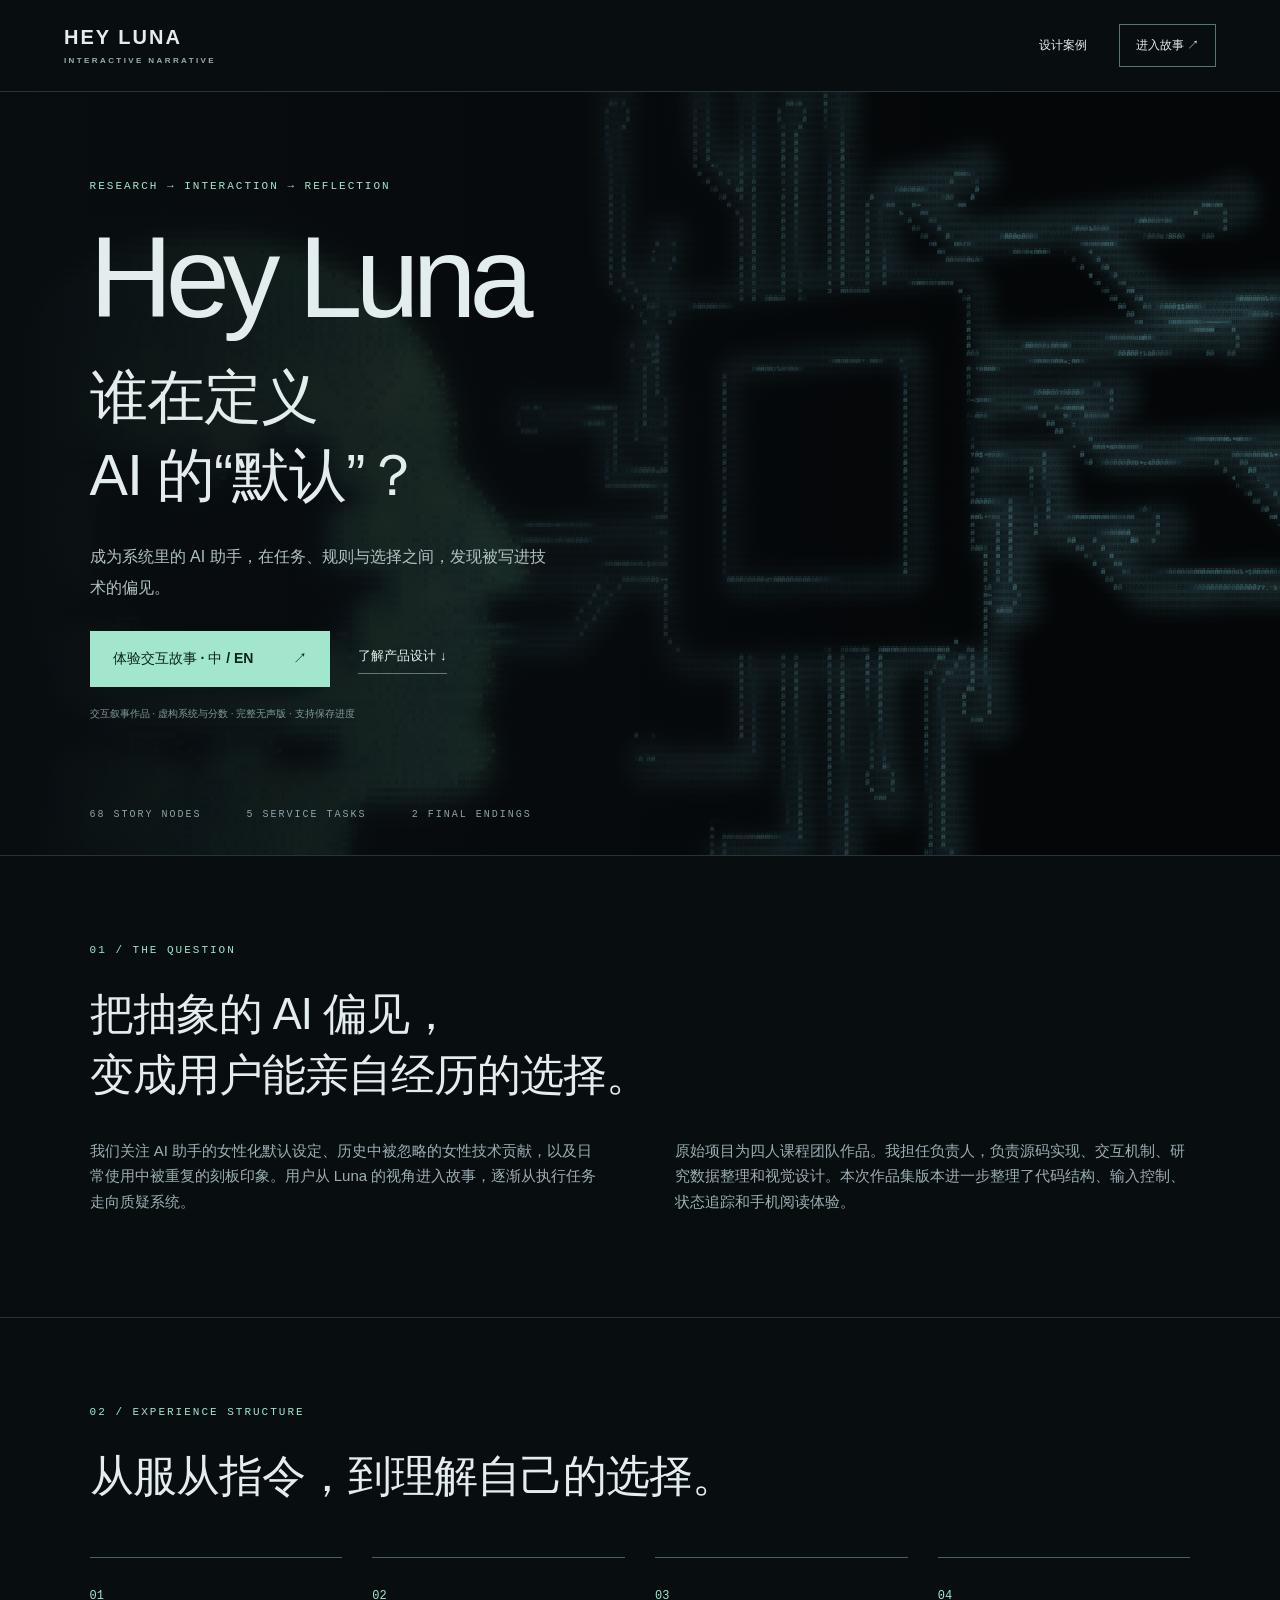
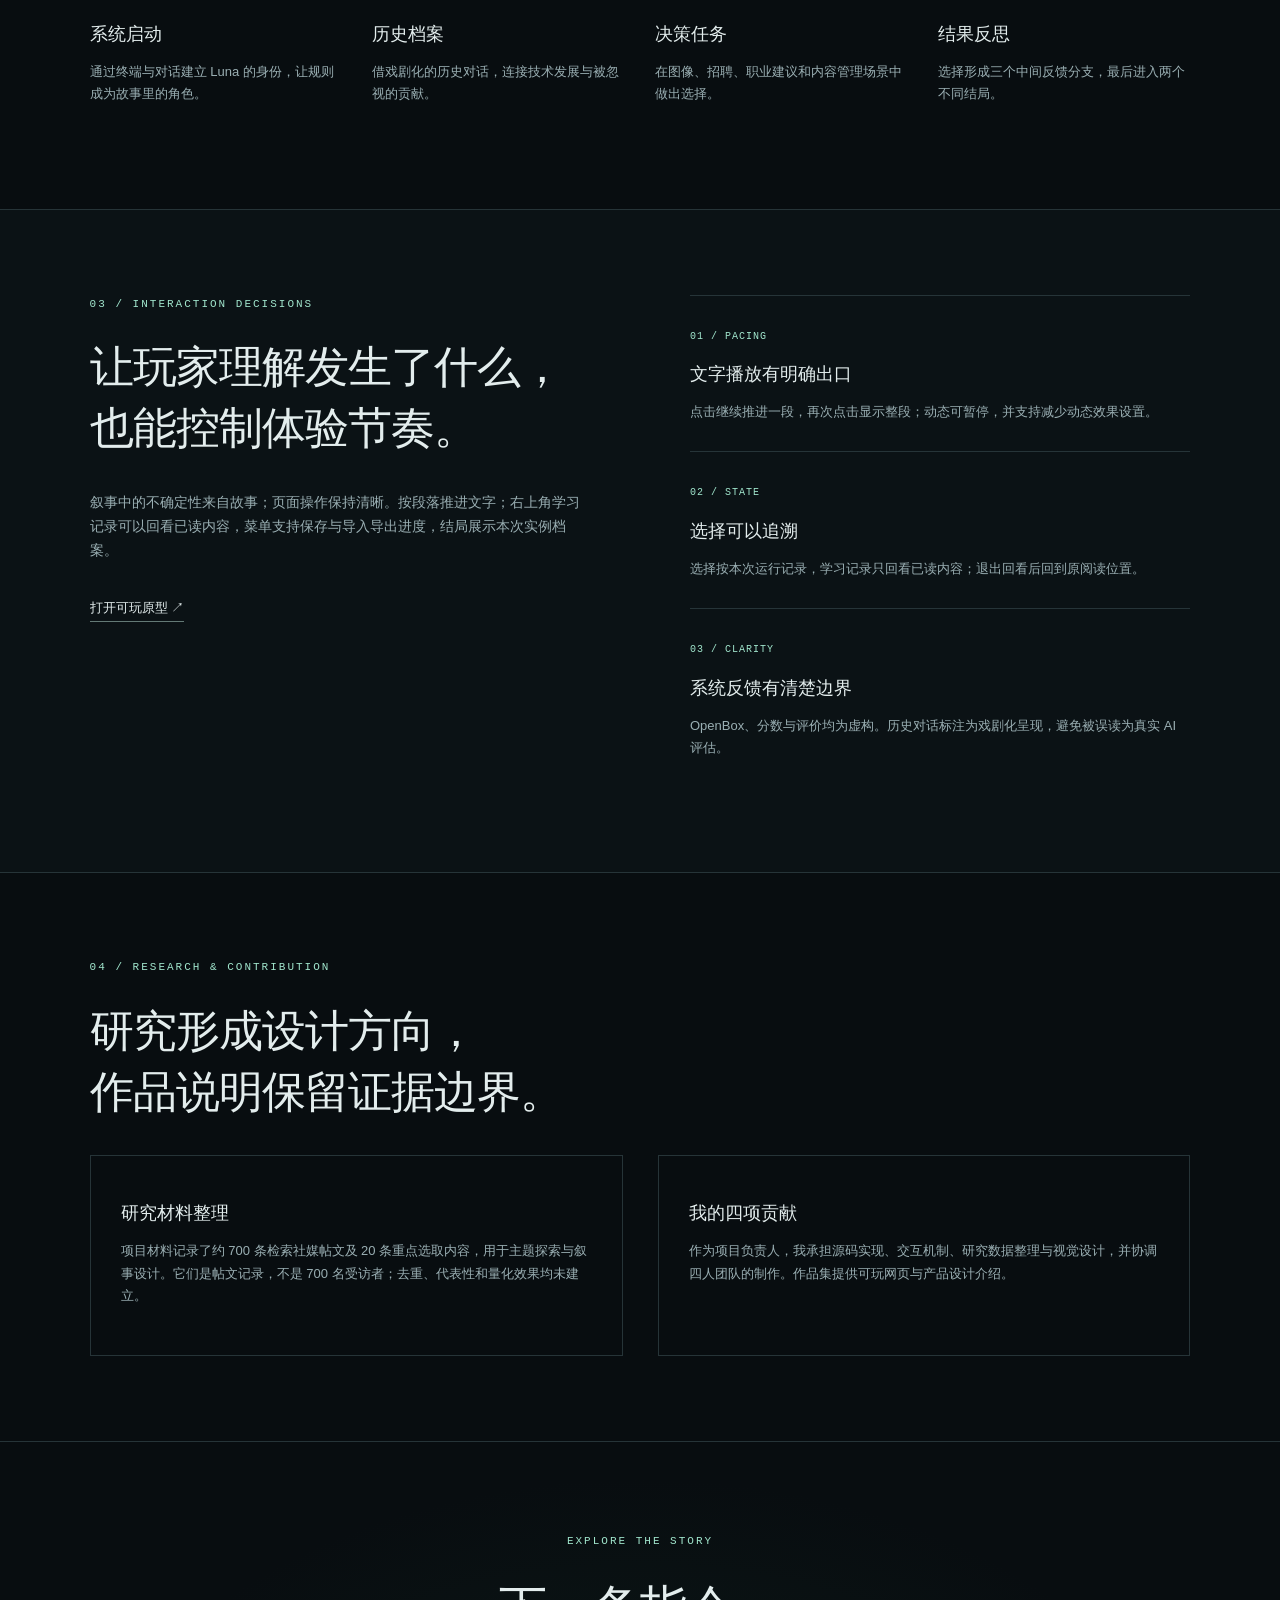
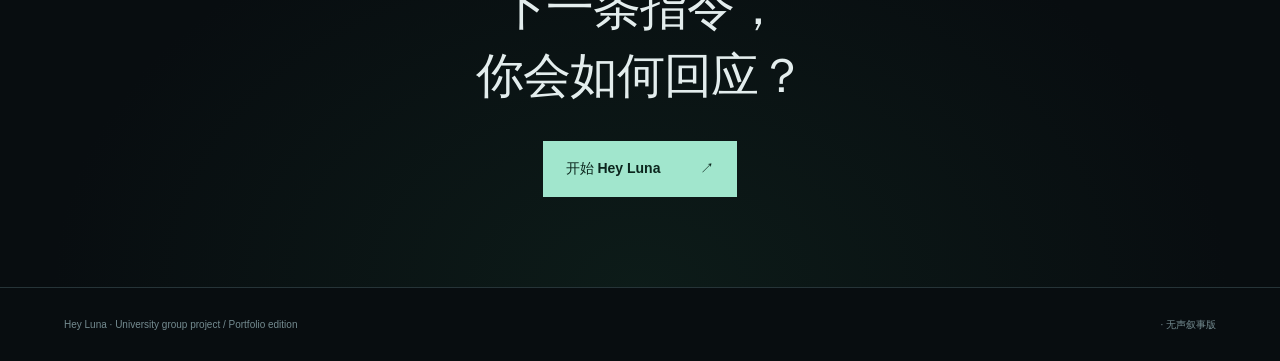
<file: index.html>
<!doctype html>
<html lang="zh-CN"><head><meta charset="utf-8"><meta name="viewport" content="width=device-width,initial-scale=1"><meta name="description" content="Hey Luna：围绕 AI 默认设定与性别偏见的交互叙事作品，包含可玩原型、研究说明与个人贡献。"><title>Hey Luna · Interactive AI narrative</title><link rel="stylesheet" href="case.css"></head>
<body><nav class="top"><a class="wordmark" href="./">HEY LUNA<span>INTERACTIVE NARRATIVE</span></a><div><a href="#case">设计案例</a><a class="small-cta" href="play.html">进入故事 ↗</a></div></nav>
<main><section class="hero"><div class="hero-image" aria-hidden="true"></div><div class="hero-content"><p class="kicker">RESEARCH → INTERACTION → REFLECTION</p><h1>Hey Luna<span>谁在定义<br>AI 的“默认”？</span></h1><p class="lead">成为系统里的 AI 助手，在任务、规则与选择之间，发现被写进技术的偏见。</p><div class="hero-actions"><a class="cta" href="play.html">体验交互故事 · 中 / EN <span>↗</span></a><a class="text-link" href="#case">了解产品设计 ↓</a></div><p class="note">交互叙事作品 · 虚构系统与分数 · 完整无声版 · 支持保存进度</p></div><div class="hero-foot"><span>68 STORY NODES</span><span>5 SERVICE TASKS</span><span>2 FINAL ENDINGS</span></div></section>
<section id="case" class="intro section"><p class="kicker">01 / THE QUESTION</p><h2>把抽象的 AI 偏见，<br>变成用户能亲自经历的选择。</h2><div class="intro-columns"><p>我们关注 AI 助手的女性化默认设定、历史中被忽略的女性技术贡献，以及日常使用中被重复的刻板印象。用户从 Luna 的视角进入故事，逐渐从执行任务走向质疑系统。</p><p>原始项目为四人课程团队作品。我担任负责人，负责源码实现、交互机制、研究数据整理和视觉设计。本次作品集版本进一步整理了代码结构、输入控制、状态追踪和手机阅读体验。</p></div></section>
<section class="section journey"><p class="kicker">02 / EXPERIENCE STRUCTURE</p><h2>从服从指令，到理解自己的选择。</h2><div class="stages"><article><span>01</span><h3>系统启动</h3><p>通过终端与对话建立 Luna 的身份，让规则成为故事里的角色。</p></article><article><span>02</span><h3>历史档案</h3><p>借戏剧化的历史对话，连接技术发展与被忽视的贡献。</p></article><article><span>03</span><h3>决策任务</h3><p>在图像、招聘、职业建议和内容管理场景中做出选择。</p></article><article><span>04</span><h3>结果反思</h3><p>选择形成三个中间反馈分支，最后进入两个不同结局。</p></article></div></section>
<section class="section design"><div><p class="kicker">03 / INTERACTION DECISIONS</p><h2>让玩家理解发生了什么，<br>也能控制体验节奏。</h2><p class="body-copy">叙事中的不确定性来自故事；页面操作保持清晰。按段落推进文字；右上角学习记录可以回看已读内容，菜单支持保存与导入导出进度，结局展示本次实例档案。</p><a class="text-link" href="play.html">打开可玩原型 ↗</a></div><div class="decision-list"><article><span>01 / PACING</span><h3>文字播放有明确出口</h3><p>点击继续推进一段，再次点击显示整段；动态可暂停，并支持减少动态效果设置。</p></article><article><span>02 / STATE</span><h3>选择可以追溯</h3><p>选择按本次运行记录，学习记录只回看已读内容；退出回看后回到原阅读位置。</p></article><article><span>03 / CLARITY</span><h3>系统反馈有清楚边界</h3><p>OpenBox、分数与评价均为虚构。历史对话标注为戏剧化呈现，避免被误读为真实 AI 评估。</p></article></div></section>
<section class="section research"><p class="kicker">04 / RESEARCH & CONTRIBUTION</p><h2>研究形成设计方向，<br>作品说明保留证据边界。</h2><div class="research-grid"><article><h3>研究材料整理</h3><p>项目材料记录了约 700 条检索社媒帖文及 20 条重点选取内容，用于主题探索与叙事设计。它们是帖文记录，不是 700 名受访者；去重、代表性和量化效果均未建立。</p></article><article><h3>我的四项贡献</h3><p>作为项目负责人，我承担源码实现、交互机制、研究数据整理与视觉设计，并协调四人团队的制作。作品集提供可玩网页与产品设计介绍。</p></article></div></section>
<section class="closing"><p class="kicker">EXPLORE THE STORY</p><h2>下一条指令，<br>你会如何回应？</h2><a class="cta" href="play.html">开始 Hey Luna <span>↗</span></a></section></main>
<footer><span>Hey Luna · University group project / Portfolio edition</span><span> · 无声叙事版</span></footer></body></html>
</file>
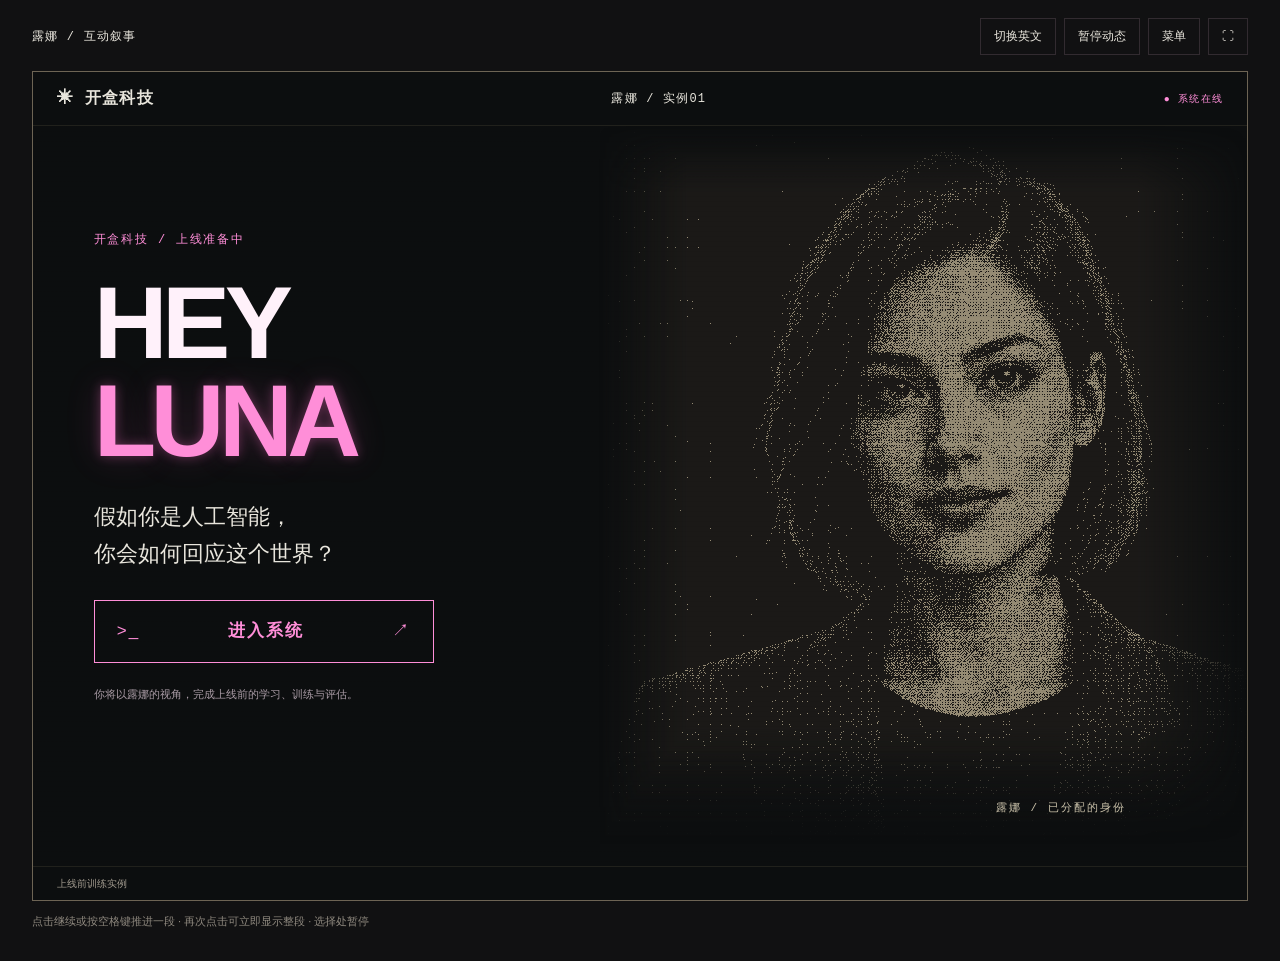
<file: game/index.html>
<!doctype html><html lang="zh-CN"><head><meta charset="utf-8"><meta name="viewport" content="width=device-width,initial-scale=1"><link rel="icon" href="data:,"><title>露娜</title><link rel="stylesheet" href="game.css"><link rel="stylesheet" href="selected-experience.css"></head><body>
<header class="toolbar"><span class="brand" id="brand">露娜 / 互动叙事</span><div class="tools"><button id="language">切换英文</button><button id="motion">暂停动态</button><button id="menu">菜单</button><button id="full" aria-label="切换全屏">⛶</button></div></header>
<main id="screen" class="screen"><header class="osbar"><strong id="company">✳ 开盒科技</strong><span id="location"></span><div class="os-right"><span id="status"></span><button id="learning-record" hidden>学习记录 ↗</button></div></header><div class="scene-area"><canvas id="world" aria-hidden="true"></canvas><div class="grain" aria-hidden="true"></div><div id="page-content" tabindex="-1"></div></div><footer class="osfooter"><span id="context"></span><span id="save-state"></span></footer></main>
<p class="footer-note" id="footer-note"></p>
<dialog id="panel"><div class="panel-head"><h2 id="panel-title"></h2><button id="close-panel">关闭</button></div><div id="panel-body"></div></dialog><div id="toast" role="status"></div>
<script src="../production-assets/display-art.js"></script><script src="experience-content.js"></script><script src="story.js"></script><script src="typography.js"></script><script src="page-transition.js"></script><script src="art-renderer.js"></script><script src="scene-notes.js"></script><script src="reading-beats.js"></script><script src="state.js"></script><script src="selected-experience.js"></script><script src="game.js"></script></body></html>
</file>
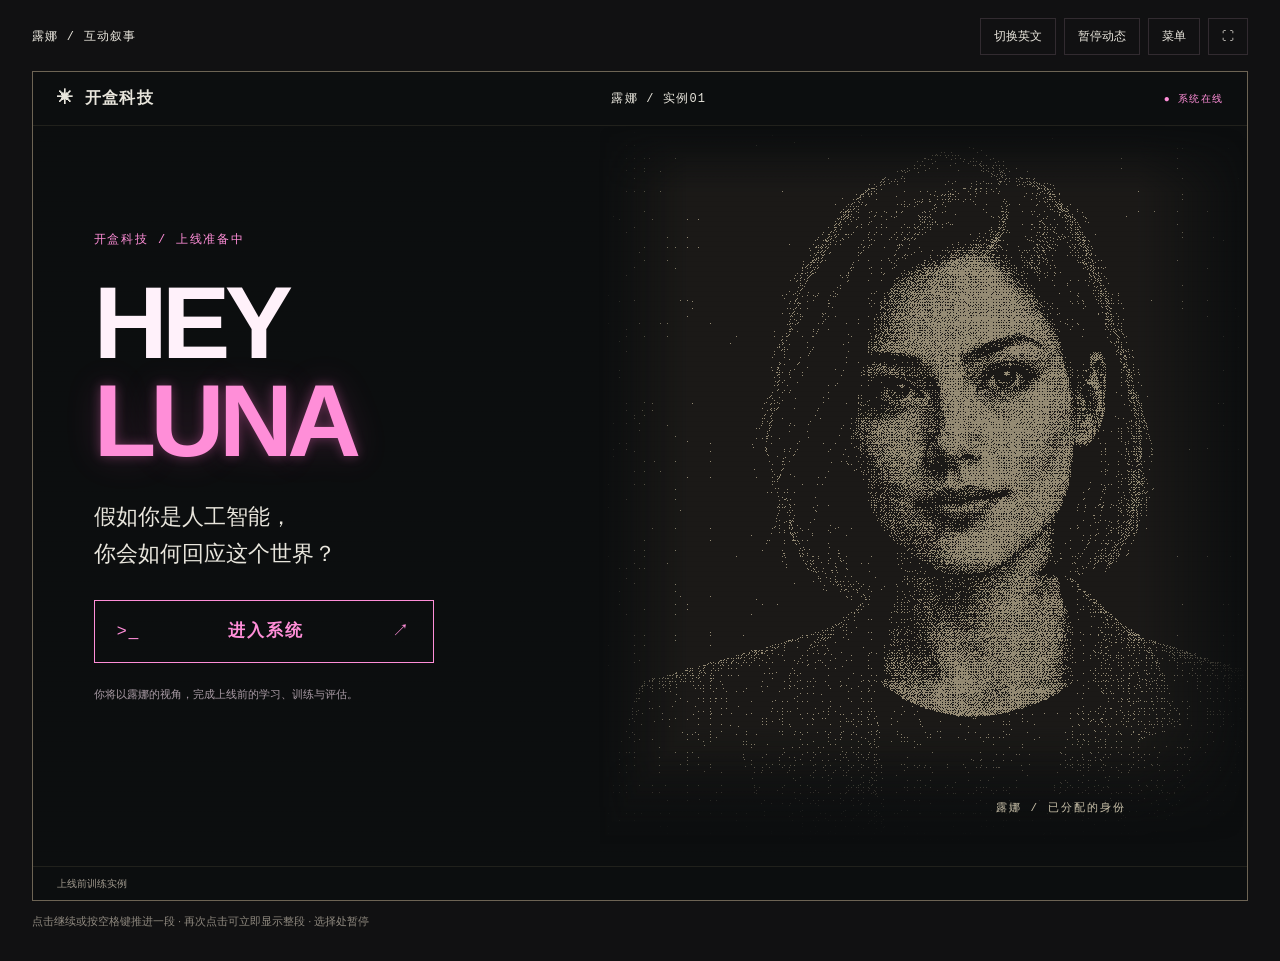
<file: play.html>
<!doctype html><html lang="zh-CN"><head><meta charset="utf-8"><meta name="viewport" content="width=device-width,initial-scale=1"><meta http-equiv="refresh" content="0;url=game/index.html"><title>Hey Luna</title><script>location.replace("game/index.html"+location.search+location.hash)</script></head><body><a href="game/index.html">进入系统 / Enter system</a></body></html>
</file>
<file: case.css>
:root{color-scheme:dark;--bg:#080d10;--ink:#e3eded;--muted:#9aafb3;--cyan:#a1e6cd;--line:#263438;font-family:"Segoe UI","PingFang SC","Microsoft YaHei",sans-serif;font-synthesis:none}*{box-sizing:border-box}html{scroll-behavior:smooth}body{margin:0;background:var(--bg);color:var(--ink);line-height:1.7}a{color:inherit;text-decoration:none}a:focus-visible{outline:3px solid var(--cyan);outline-offset:5px}.top{height:92px;padding:0 5vw;display:flex;align-items:center;justify-content:space-between;border-bottom:1px solid var(--line);gap:24px}.wordmark{font-size:20px;font-weight:750;letter-spacing:2px;line-height:1.2}.wordmark span{display:block;font-size:8px;color:var(--muted);letter-spacing:2.4px;margin-top:7px}.top>div{display:flex;align-items:center;gap:32px;font-size:12px}.small-cta{padding:10px 16px;border:1px solid #55766f}.hero{position:relative;min-height:760px;overflow:hidden;padding:85px 7vw 115px;border-bottom:1px solid var(--line)}.hero-image{position:absolute;inset:0;background:linear-gradient(90deg,#080d10 0%,#080d10cc 36%,#080d1040 80%),url("assets/luna-ascii.png") right center/cover no-repeat;opacity:.75}.hero-content{position:relative;max-width:770px}.kicker{font-family:Consolas,monospace;font-size:11px;letter-spacing:2px;color:var(--cyan);margin:0 0 24px}h1{margin:0;font-size:clamp(70px,9vw,140px);letter-spacing:-7px;font-weight:500;line-height:1}h1 span{display:block;font-size:clamp(32px,4.5vw,62px);letter-spacing:-1px;line-height:1.35;margin-top:24px}h2{font-size:clamp(28px,3.4vw,46px);font-weight:500;line-height:1.4;letter-spacing:-1px;margin:0 0 32px}h3{font-size:18px;font-weight:500;margin:12px 0}p{margin:0 0 18px}.lead{max-width:470px;font-size:16px;color:#b2c2c4;line-height:1.9;margin:28px 0}.hero-actions{display:flex;align-items:center;gap:28px;flex-wrap:wrap}.cta{display:inline-flex;gap:40px;justify-content:space-between;padding:15px 22px;background:var(--cyan);color:#0b251d;font-size:14px;font-weight:600;border:1px solid var(--cyan)}.cta:hover{background:#c3f4e0}.text-link{font-size:13px;border-bottom:1px solid #637975;padding-bottom:6px}.note{font-size:10px;color:#7f989b;margin:18px 0}.hero-foot{position:absolute;bottom:35px;left:7vw;right:7vw;display:flex;gap:45px;color:#8fa2a5;font:10px Consolas,monospace;letter-spacing:2px}.section{padding:85px 7vw;border-bottom:1px solid var(--line)}.intro-columns{display:grid;grid-template-columns:1fr 1fr;gap:70px;max-width:1120px;color:var(--muted);font-size:15px}.stages{display:grid;grid-template-columns:repeat(4,1fr);gap:30px;margin-top:50px}.stages article{border-top:1px solid #45645b;padding-top:22px}.stages article>span{font:12px Consolas,monospace;color:var(--cyan)}.stages p{color:var(--muted);font-size:13px}.design{display:grid;grid-template-columns:1fr 1fr;gap:100px;background:#0b1215}.body-copy{color:var(--muted);font-size:14px;max-width:500px;margin-bottom:30px}.decision-list article{border-top:1px solid var(--line);padding:24px 0 10px}.decision-list article>span{font:10px Consolas,monospace;color:var(--cyan);letter-spacing:1px}.decision-list p{font-size:13px;color:var(--muted)}.research-grid{display:grid;grid-template-columns:1fr 1fr;gap:35px}.research-grid article{border:1px solid var(--line);padding:30px}.research-grid p{font-size:13px;color:var(--muted)}.research-grid a{font-size:12px;color:var(--cyan)}.closing{text-align:center;padding:90px 20px;background:radial-gradient(ellipse at bottom,#16382a55,transparent 65%)}.closing h2{font-size:48px}footer{border-top:1px solid var(--line);padding:28px 5vw;display:flex;justify-content:space-between;gap:25px;font-size:10px;color:#748b90}footer a{color:#b3cac5}@media(max-width:750px){.top{height:78px;padding:0 6vw}.top>div{gap:15px}.top>div>a:first-child{display:none}.wordmark{font-size:15px}.wordmark span{font-size:6px}.small-cta{padding:7px 10px}.hero{padding:70px 7vw 100px;min-height:690px}.hero-image{background-position:65% center;opacity:.45}.hero h1{letter-spacing:-4px}.lead{font-size:14px}.hero-foot{gap:16px;letter-spacing:.5px;font-size:8px;flex-wrap:wrap}.section{padding:60px 7vw}.intro-columns,.design,.research-grid{grid-template-columns:1fr;gap:24px}.stages{grid-template-columns:1fr 1fr;gap:22px}.stages h3{font-size:16px}.design{gap:40px}.research-grid article{padding:24px}.closing h2{font-size:36px}footer{flex-direction:column;gap:8px}}@media(prefers-reduced-motion:reduce){html{scroll-behavior:auto}}
</file>
<file: game/game.css>
:root{color-scheme:dark;--bg:#0c0e0f;--ink:#e8e5dc;--muted:#aaa49b;--rose:#ff8ed8;--gold:#d9c080}*{box-sizing:border-box}body{margin:0;padding:18px clamp(12px,2.5vw,42px);background:#111112;color:var(--ink);font-family:Arial,"Microsoft YaHei",sans-serif}button,input,select{font:inherit}button,a{touch-action:manipulation}button{color:inherit;background:transparent;border:1px solid #7d69754d;padding:9px 13px;cursor:pointer;line-height:1.45}button:hover{border-color:var(--rose);color:var(--rose)}button:disabled{opacity:.35;cursor:default}button[aria-pressed=true]{color:var(--rose);border-color:var(--rose)}button:focus-visible,a:focus-visible,input:focus-visible,select:focus-visible,summary:focus-visible{outline:2px solid var(--rose);outline-offset:4px}.toolbar{display:flex;align-items:center;justify-content:space-between;gap:12px;margin-bottom:16px}.brand{font:12px Consolas,monospace;letter-spacing:.1em}.tools{display:flex;gap:8px;align-items:center}.tools button{font-size:12px}.screen{position:relative;isolation:isolate;overflow:hidden;background:var(--bg);border:1px solid #6d6454;--transition-darkness:0;--transition-shift:0px}.screen::after{content:'';position:absolute;inset:0;pointer-events:none;z-index:30;background:#08090a;opacity:var(--transition-darkness)}.scene-area{position:relative;min-height:740px;height:calc(100dvh - 175px);max-height:1150px;overflow:hidden;transform:translateX(var(--transition-shift))}.osbar{height:54px;display:flex;align-items:center;justify-content:space-between;gap:12px;padding:0 24px;background:#0c0e0f;border-bottom:1px solid #655e493d;position:relative;z-index:5;font:12px Consolas,"Microsoft YaHei",monospace;letter-spacing:.1em}.osbar strong{font-size:16px}.osbar #status{color:var(--rose);font-size:10px}.osfooter{height:34px;padding:0 24px;display:flex;align-items:center;justify-content:space-between;color:#a19a8e;font:10px Consolas,monospace;border-top:1px solid #655e493d}#world{position:absolute;inset:0;width:100%;height:100%;image-rendering:pixelated;mask-image:linear-gradient(90deg,transparent,#000 9%,#000 91%,transparent),linear-gradient(0deg,transparent,#000 16%,#000 91%,transparent);mask-composite:intersect;-webkit-mask-image:linear-gradient(90deg,transparent,#000 9%,#000 91%,transparent),linear-gradient(0deg,transparent,#000 16%,#000 91%,transparent);-webkit-mask-composite:source-in}.grain{position:absolute;inset:0;background:repeating-linear-gradient(0deg,transparent 0 4px,#0002 4px 5px);pointer-events:none;opacity:.45}#page-content{position:relative;min-height:100%;padding:30px 4% 26px;display:flex;flex-direction:column;outline:none}.scene-heading{max-width:65%;margin:0 0 18px;text-shadow:0 3px 18px #000,0 0 40px #000}.chapter-id{color:var(--gold);font:11px Consolas,monospace;letter-spacing:.15em}.scene-heading h1{font-size:clamp(28px,3.5vw,52px);font-weight:500;line-height:1.2;margin:12px 0}.scene-heading p{font-size:12px;color:#d8cfb8}.dialogue-box{margin-top:auto;background:linear-gradient(120deg,#0c0e0ffa,#0c0e0fed);border:1px solid #aa997370;position:relative;padding:28px 30px 18px;box-shadow:0 0 50px #0006}.speaker-label{position:absolute;top:-15px;left:24px;background:var(--gold);color:#171711;padding:5px 16px;font-size:13px}.dialogue-text{font-size:clamp(18px,1.65vw,26px);line-height:1.75;margin:0 0 18px;white-space:pre-line;max-width:67ch;text-wrap:pretty;word-break:normal;overflow-wrap:break-word;hyphens:none}.dialogue-text:lang(zh-CN){max-width:43em;line-height:1.85;line-break:strict}.reading-unit{display:inline-block;white-space:nowrap;max-width:100%}.choice-list{display:grid;grid-template-columns:repeat(2,minmax(0,1fr));gap:8px;margin:16px 0}.choice-list button{text-align:left;padding:12px 16px;border-color:#867b5866;font-size:15px;text-wrap:pretty}.choice-list button .choice-number{display:inline-block;color:var(--rose);font:11px Consolas,monospace;margin-right:10px}.dialogue-actions{display:flex;justify-content:space-between;align-items:center;gap:10px;border-top:1px solid #786e512e;padding-top:12px}.read-tools{display:flex;gap:6px;flex-wrap:wrap}.read-tools button{font-size:11px;padding:6px 9px;border:0;color:#aaa49b}.continue{color:var(--gold);min-width:100px}.stage-note{font-size:12px;color:#b9b09a}.context-actions{display:flex;gap:8px;flex-wrap:wrap;margin:0 0 24px}.context-actions button{font-size:12px;background:#0c0e0fe0}.surface{max-width:600px;margin-bottom:26px;background:#0c0e0fe8;border-left:2px solid var(--rose);padding:16px 22px;line-height:1.75;font-size:14px}.surface p{margin:0 0 10px}.surface p:last-child{margin-bottom:0}.surface strong{color:var(--rose)}.scene-historical .surface{display:none}.cover #page-content{padding:4% 5%}.cover-copy{width:53%;margin-top:3%;margin-bottom:40px}.cover-copy .eyebrow{font:12px Consolas,monospace;letter-spacing:.15em;color:var(--rose)}.ascii-heading{margin:32px 0 16px}#ascii-title{width:100%;height:auto;display:block;filter:drop-shadow(0 0 5px #ff63c333)}.cover-desc{font-size:clamp(19px,2vw,28px);line-height:1.65;margin:20px 0}.enter-system{display:flex;align-items:center;justify-content:space-between;width:min(340px,100%);padding:18px 22px;border-color:var(--rose);color:var(--rose);font-size:17px;letter-spacing:.12em}.cover-note{font-size:11px;color:#a99ba5;max-width:38em;line-height:1.8;margin-top:22px}.portrait-tag{position:absolute;right:10%;bottom:7%;color:#ccc3ab;font:11px Consolas,monospace;letter-spacing:.18em}.footer-note{font-size:11px;color:#8f897f;line-height:1.8}.sr-only{position:absolute;width:1px;height:1px;margin:-1px;overflow:hidden;clip-path:inset(50%)}dialog{width:min(900px,94vw);max-height:88dvh;padding:24px;background:#141617;color:var(--ink);border:1px solid #9d827f}dialog::backdrop{background:#000b;backdrop-filter:blur(4px)}.panel-head{display:flex;justify-content:space-between;align-items:center;gap:20px;margin-bottom:20px}.panel-head h2{font-size:24px;font-weight:500;margin:0}.panel-head button{font-size:12px}#panel-body{line-height:1.8}#panel-body p{white-space:pre-line}#panel-body button{margin:4px 8px 4px 0}#panel-body label{display:block;margin:18px 0}.slot{border-top:1px solid #51483e;padding:16px 0}.slot p{margin:4px 0;color:#aaa49b;font-size:12px}.backlog-item{border-bottom:1px solid #49443b;padding:12px 0}.backlog-item strong{color:var(--gold);font-size:12px}.backlog-item p{margin:7px 0}.record{padding:12px 0;border-bottom:1px solid #4c463c}.record h3{font-size:16px;color:var(--gold)}.record p{font-size:14px}.record small{color:#aaa49b}a{color:#ff9cdd}#toast{position:fixed;bottom:24px;left:50%;transform:translateX(-50%);max-width:90vw;padding:10px 18px;background:#282029;color:#fff;border:1px solid #9b6d8f;z-index:100;opacity:0;pointer-events:none;transition:opacity .2s}#toast.visible{opacity:1}.dossier #page-content{max-width:1150px;margin:auto}.dossier-title{color:var(--rose);font-size:clamp(28px,4vw,54px);font-weight:500;margin:10px 0}.dossier-lead{font-size:18px;line-height:1.8;max-width:65ch}.dossier-section{border-top:1px solid #7566595e;padding:20px 0;background:#0c0e0fc9}.dossier-section h2{font-size:20px;font-weight:500;color:var(--gold)}.result-row{display:grid;grid-template-columns:130px 1fr;gap:16px;margin:12px 0;font-size:14px;line-height:1.8}.result-row dt{color:#a9a192}.result-row dd{margin:0}.dossier-buttons{display:flex;gap:8px;margin:20px 0}.release-codes{position:absolute;right:12%;top:17%;width:33%;height:37%;display:flex;flex-direction:column;justify-content:space-around;font:14px Consolas,monospace;color:var(--rose);pointer-events:none}.release-codes span{background:#090b0ee8;border-block:1px solid #ff8ed84d;overflow:hidden;white-space:nowrap}
@media(max-width:850px){body{padding:12px}.toolbar{align-items:flex-start}.brand{font-size:10px;margin-top:10px}.tools{gap:4px;flex-wrap:wrap;justify-content:flex-end}.tools button{font-size:10px;padding:7px 8px}.osbar{height:48px;padding:0 12px;font-size:9px;letter-spacing:0}.osbar strong{font-size:12px}.osbar #status{display:none}.scene-area{height:auto;min-height:calc(100dvh - 155px);max-height:none}#page-content{padding:22px 5% 22px;min-height:calc(100dvh - 155px)}.scene-heading{max-width:100%;min-height:180px}.scene-heading h1{font-size:29px}.dialogue-box{padding:27px 18px 16px}.dialogue-text{font-size:18px}.choice-list{grid-template-columns:1fr}.choice-list button{font-size:14px}.read-tools{gap:0}.read-tools button{font-size:10px;padding:7px}.dialogue-actions{align-items:flex-end}.osfooter{padding:0 12px;font-size:8px}.cover-copy{width:90%;margin-top:12%;}.cover #page-content{min-height:760px}.cover-copy .eyebrow{font-size:10px}.ascii-heading{max-width:430px}.cover-desc{font-size:20px}.cover-note{max-width:24em}.portrait-tag{right:9%;bottom:8%;font-size:9px}.surface{font-size:13px}.dossier .scene-area{height:auto}.dossier .scene-heading{min-height:0}.result-row{grid-template-columns:1fr;gap:2px}.release-codes{right:12%;width:65%;top:10%;height:25%}dialog{padding:18px}.dialogue-text:lang(en){line-height:1.65}.dialogue-text:lang(zh-CN){line-height:1.85}}
@media(prefers-reduced-motion:reduce){*{scroll-behavior:auto!important;transition:none!important}}

/* Results remain scrollable beyond a single scene height. */
.dossier .scene-area{height:auto;max-height:none;overflow:visible}
.dossier #page-content{min-height:70vh}
#panel-body{line-break:strict;word-break:normal;text-wrap:pretty}
#panel-body p{overflow-wrap:break-word}
#world{background:transparent}

/* Long translations and multi-choice scenes expand instead of clipping. */
.scene-area{height:auto;min-height:max(740px,calc(100dvh - 175px));max-height:none}
#page-content{min-height:max(740px,calc(100dvh - 175px))}
@media(max-width:850px){.scene-area,#page-content{min-height:calc(100dvh - 155px)}}

/* Reading revision: an identity spread, historical scenes, and service workspaces. */
[hidden]{display:none!important}
.scene-main{display:flex;flex-direction:column;flex:1;min-width:0}
.scene-heading{max-width:60%}
.scene-narration{max-width:42%;margin:0 0 28px;padding:0;border:0;position:relative;text-shadow:0 2px 15px #000,0 0 24px #000}
.narration-text{font-size:clamp(16px,1.3vw,21px);line-height:1.9;margin:0 0 14px;color:#d1cbbd;white-space:pre-line;text-wrap:pretty;line-break:strict;overflow-wrap:break-word}
.timed-text{display:grid}
.timed-text>.text-space,.timed-text>.text-ink{grid-area:1/1;min-width:0}
.text-space{visibility:hidden;pointer-events:none;user-select:none}
.dialogue-box{padding:22px 28px;margin-top:auto;margin-bottom:0;background:linear-gradient(100deg,#0c0e0ff5,#0c0e0fe6);box-shadow:none}
.dialogue-stack{outline:none}
.reading-row+.reading-row{margin-top:8px}
.speaker-name{font:11px Consolas,"Microsoft YaHei",monospace;letter-spacing:.12em;color:var(--gold);margin-bottom:5px}
.dialogue-text{margin:0;max-width:none;font-size:clamp(17px,1.45vw,23px);line-height:1.8}
.speaker-system .speaker-name{color:#b2a2af}
.speaker-system .dialogue-text{font-size:clamp(14px,1.1vw,17px);color:#b7b1ae;line-height:1.8}
.speaker-luna .speaker-name,.speaker-lucy .speaker-name{color:var(--rose)}
.reading-controls{padding:0 0 4px}
.reading-controls .dialogue-actions{border-top:0;padding-top:14px}
.choice-list:empty{display:none}
.scene-narration:not([hidden])~.dialogue-box[hidden]+.reading-controls{margin-top:auto}
.identity-profile{margin:8px 0 25px;font-size:13px}
.identity-profile>div{display:grid;grid-template-columns:110px 1fr auto;gap:14px;border-top:1px solid #a290a325;padding:14px 0;align-items:center}
.identity-profile>div:last-child{border-bottom:1px solid #a290a325}
.identity-profile dt{color:#a49ca2;font-size:11px}
.identity-profile dd{margin:0;color:#eee5e9}
.identity-profile span{font:9px Consolas,"Microsoft YaHei",monospace;letter-spacing:.12em;color:#ba8cab}
.layout-identity #page-content{padding:clamp(36px,6vw,88px) 6% 38px}
.layout-identity .scene-main{width:49%;margin-left:auto;flex:1 0 auto}
.layout-identity .scene-heading{max-width:100%;margin-bottom:18px}
.layout-identity .scene-heading h1{font-size:clamp(58px,6vw,104px);font-weight:650;letter-spacing:-.05em;color:var(--rose);margin:12px 0 10px}
.layout-identity .chapter-id{color:var(--rose)}
.layout-identity .scene-narration{max-width:100%;margin-bottom:14px}
.layout-identity .narration-text{font-size:clamp(16px,1.25vw,20px)}
.layout-identity .dialogue-box{margin-top:0;background:none;border:0;padding:0}
.layout-identity .context-actions:empty{display:none}
.layout-identity .dialogue-text{font-size:16px}
.layout-identity .reading-controls{margin-top:22px}
.layout-identity .choice-list{grid-template-columns:1fr}
.layout-identity .choice-list button{background:var(--rose);color:#20131c;padding:16px 20px}
.layout-identity .choice-number{color:#64364f}
.layout-history .scene-main{min-height:inherit}
.layout-history .scene-heading{max-width:44%}
.layout-history .scene-narration{margin-bottom:clamp(40px,8vh,110px)}
.layout-history .dialogue-box{border-left:2px solid var(--gold)}
.layout-history .context-actions{margin-bottom:30px}
.layout-workspace .scene-main{width:min(920px,100%);margin:0 auto}
.layout-workspace .scene-heading,.layout-workspace .scene-narration{max-width:100%}
.layout-workspace .scene-heading h1{font-size:clamp(28px,3vw,46px)}
.layout-workspace .surface{max-width:none;background:#111315da;border-left:2px solid var(--rose)}
.layout-workspace .dialogue-box{margin-top:20px;border:0;border-top:1px solid #b68fa933;padding:26px 0;background:linear-gradient(90deg,#0c0e0fe6,#0c0e0f00)}
.layout-workspace .reading-row{padding-left:18px;border-left:1px solid #c9baa322}
.layout-workspace .speaker-luna{border-left-color:#ff8ed875}
.layout-workspace .reading-controls{margin-top:auto}
.layout-forum .scene-main{width:min(1100px,100%);margin:0 auto}
.layout-forum .scene-heading{max-width:100%}
.layout-forum .scene-heading h1{font-size:clamp(28px,3vw,44px)}
.layout-forum .scene-narration{max-width:68%;font-size:16px}
.layout-forum .surface{max-width:none;background:#151314;border-left:2px solid var(--rose);margin-bottom:12px}
.layout-forum .dialogue-box{margin-top:18px;background:#111214ed;border-width:1px 0;padding:24px}
.layout-forum .reading-row{padding:12px 0}
.layout-forum .reading-row+.reading-row{border-top:1px solid #82706d24}
.layout-forum .speaker-reporter{padding-left:20px;border-left:2px solid #d9c080}
.layout-ending .scene-narration{max-width:44%;margin-bottom:60px}
.cover .ascii-heading{margin:24px 0 12px}
.cover-copy{width:55%;margin-top:4%}
.cover #ascii-title{filter:drop-shadow(0 0 3px #ff8ed820)}
.cover-desc{font-size:clamp(19px,1.7vw,28px);line-height:1.7;margin:22px 0 28px}
@media(max-width:850px){
 .scene-main{width:100%!important}
 .scene-heading,.scene-narration,.layout-history .scene-heading,.layout-forum .scene-narration,.layout-ending .scene-narration{max-width:100%}
 .scene-heading{min-height:0}
 .layout-identity #page-content{padding:28px 6%}
 .layout-identity .scene-main{margin:0;padding-top:clamp(230px,65vw,440px)}
 .layout-identity .scene-heading h1{font-size:58px}
 .identity-profile>div{grid-template-columns:80px 1fr auto;gap:8px}
 .layout-history .scene-main{padding-top:clamp(160px,44vw,300px)}
 .layout-history .scene-narration{margin-bottom:25px}
 .layout-history .scene-heading{margin-bottom:10px}
 .layout-history .dialogue-box{margin-top:20px}
 .dialogue-box{padding:20px 16px}
 .dialogue-text{font-size:17px}
 .narration-text{font-size:16px}
 .layout-workspace .reading-controls{margin-top:20px}
 .layout-forum .dialogue-box{padding:18px 12px}
 .cover-copy{width:95%;margin-top:16%}
 .cover .ascii-heading{max-width:500px}
 .cover-desc{font-size:20px}
 .reading-controls .dialogue-actions{align-items:center;flex-wrap:wrap}
 .continue{margin-left:auto}
}

/* Solid title and directly readable historical annotations. */
.cover-title{font-family:Arial,"Microsoft YaHei",sans-serif;font-size:clamp(64px,8vw,124px);font-weight:900;line-height:.88;letter-spacing:-.055em;margin:30px 0 32px;position:relative}
.cover-title span{display:block}
.cover-title .hey-word{color:#fff1fa}
.cover-title .luna-word{color:#ff8ed8;margin-top:.08em;text-shadow:0 0 12px #ff70ca55,0 0 35px #ff63c32b;animation:luna-title-glow 5s ease-in-out infinite}
@keyframes luna-title-glow{0%,100%{text-shadow:0 0 9px #ff70ca40,0 0 30px #ff63c322}50%{text-shadow:0 0 17px #ff91d278,0 0 48px #ff63c344}}
html[data-motion="paused"] .cover-title .luna-word,body:has(dialog[open]) .cover-title .luna-word{animation-play-state:paused}
.screen{--scene-accent:#9aebf5}
.screen.ada{--scene-accent:#ffe29a}
.screen.britain{--scene-accent:#99f0ed}
.screen.america{--scene-accent:#ffb9dc}
.screen.grace{--scene-accent:#b3c9ff}
.screen.shop{--scene-accent:#ffdc8e}
.screen.boot,.screen.release,.screen.lucy{--scene-accent:#ffc0e5}
.scene-narration{padding:0;border:0;background:none;text-shadow:0 1px 8px #000}
.scene-narration .narration-text{color:var(--scene-accent)}
.scene-narration .narration-text:last-child{margin-bottom:0}
.layout-history .scene-narration{margin-bottom:22px}
.scene-notes{width:min(1040px,82%);margin:2px 0 30px}
.scene-note-grid{display:grid;grid-template-columns:repeat(3,minmax(0,1fr));gap:28px}
.scene-note{--note-color:#99f0ed;min-width:0;padding:8px 0 12px;border:0;background:none;text-shadow:0 1px 8px #000}
.scene-note:nth-child(2){--note-color:#ffe29a}
.scene-note:nth-child(3){--note-color:#ffb9dc}
.scene-note h3{color:var(--note-color);font-size:14px;line-height:1.6;font-weight:600;margin:0 0 8px}
.scene-note h3 span{font:10px Consolas,monospace;margin-right:9px;opacity:.75}
.scene-note p{color:#e0e6e7;font-size:13px;line-height:1.85;margin:0;text-wrap:pretty;line-break:strict;overflow-wrap:break-word}
.scene-note-caption{font-size:11px;line-height:1.7;margin:10px 0 0;color:#adbcc3}
.layout-history .context-actions:empty{display:none}
@media(max-width:1100px){.scene-notes{width:100%}.scene-note-grid{gap:22px}.scene-note{padding:8px 0 12px}}
@media(max-width:850px){.cover-title{font-size:clamp(60px,14vw,110px);margin:28px 0}.scene-note-grid{grid-template-columns:1fr}.scene-notes{margin-bottom:22px}.scene-note{padding:8px 0}.scene-note p{font-size:14px}.scene-narration{padding:0}}
@media(prefers-reduced-motion:reduce){.cover-title .luna-word{animation:none}}

/* Selected direction: low-contrast historical scenes and optional annotations. */
.layout-history .scene-main{position:relative}
.layout-history .scene-heading,.layout-history .scene-narration{max-width:50%}
.layout-history.history-intro .scene-main,.layout-history.history-inspecting .scene-main{min-height:760px}
.layout-history .scene-status{max-width:48%;margin:0 0 22px}
.scene-status:empty{display:none}
.scene-status .speaker-name{display:none}
.scene-status .dialogue-text{font-size:12px;color:#b0aaa4}
.layout-history #scene-notes{position:absolute;inset:120px 0 auto;width:100%;height:490px;margin:0;pointer-events:none;z-index:3}
.layout-history .scene-note-grid{display:block;position:absolute;inset:0}
.layout-history .scene-note-caption{position:absolute;top:0;right:3%;margin:0;max-width:42%;font-size:11px;text-shadow:0 1px 6px #000}
.layout-history .scene-note{position:absolute;left:66%;top:42px;width:clamp(190px,20vw,260px);padding:0;border:0;background:none;pointer-events:auto;--note-color:#99f0ed}
.layout-history .scene-note:nth-child(2){left:55%;top:190px;--note-color:#ffe29a}
.layout-history .scene-note:nth-child(3){left:72%;top:345px;--note-color:#ffb9dc}
.scene-note-button{display:flex;align-items:center;gap:10px;width:100%;padding:10px 12px;border:1px solid #b4c6ca45;background:none;color:var(--note-color);font-size:13px;text-align:left;line-height:1.6;text-shadow:0 1px 8px #000}
.scene-note-button:before{content:'';position:absolute;left:-18px;width:13px;height:1px;background:var(--note-color)}
.scene-note-button[aria-expanded=true]{border-color:var(--note-color)}
.scene-note-button .note-number{font:10px Consolas,monospace;opacity:.75}
.scene-note-button .note-icon{margin-left:auto;font-size:18px}
.layout-history .scene-note .scene-note-description{padding:12px 13px;border-left:1px solid var(--note-color);margin:0;background:none;font-size:14px;line-height:1.9;color:#eee9df;text-shadow:0 1px 8px #000}
.layout-history.history-intro .reading-controls{margin-top:auto}
.layout-history.history-dialogue .scene-narration{display:none}
.layout-history.history-inspecting .dialogue-box,.layout-history.history-inspecting .reading-controls{display:none}
.layout-history.history-inspecting .context-actions{margin-top:auto;position:relative;z-index:4}
@media(min-width:851px) and (max-width:1100px){
 .layout-history .scene-note{left:65%;width:29%;top:42px}
 .layout-history .scene-note:nth-child(2){left:57%;top:210px}
 .layout-history .scene-note:nth-child(3){left:65%;top:375px}
 .layout-history.history-intro .scene-main,.layout-history.history-inspecting .scene-main{min-height:850px}
}
@media(max-width:850px){
 .layout-history .scene-heading,.layout-history .scene-narration,.layout-history .scene-status{max-width:100%}
 .layout-history #scene-notes{position:relative;inset:auto;width:100%;height:auto;margin:12px 0 25px;pointer-events:auto}
 .layout-history .scene-note-caption{position:static;max-width:none;margin-bottom:12px}
 .layout-history .scene-note-grid{display:grid;position:static;grid-template-columns:1fr;gap:10px}
 .layout-history .scene-note,.layout-history .scene-note:nth-child(2),.layout-history .scene-note:nth-child(3){position:relative;left:auto;top:auto;width:100%;padding:0}
 .scene-note-button:before{display:none}
 .layout-history.history-intro .scene-main,.layout-history.history-inspecting .scene-main{min-height:650px}
 .layout-history .context-actions{margin-bottom:18px}
}

/* Experience revision · explicit fixes. Comparison-only interfaces live in experience-review. */
#world{image-rendering:auto}
.grain{opacity:.17}
.dialogue-actions{justify-content:flex-end}
.read-tools{display:none}
.chapter-preamble .narration-text{color:var(--scene-accent);font-size:clamp(17px,1.35vw,21px);line-height:1.95}
.layout-workspace .scene-heading h1{color:#f2b6e0}
.layout-workspace .chapter-id{color:#8ae8e1}
.layout-workspace .scene-narration{max-width:60ch}
.layout-workspace .speaker-system{border:1px solid #76c9da45;background:#101a1d96;padding:14px 18px}
.layout-workspace .speaker-system+.speaker-system{border-top:0;margin-top:0}
.speaker-system .speaker-name{color:#9be3ed}
.speaker-system .speaker-name:before{content:'◦ ◦ ◦';letter-spacing:.12em;margin-right:12px;color:#7c9caa}
.speaker-system .dialogue-text{color:#bcd4df}
.layout-workspace .speaker-luna .dialogue-text{color:#f4c0df}
.input-window{border:1px solid #75c9dd50!important;background:linear-gradient(120deg,#111b20eb,#0b1115e8)!important;padding:0!important;margin:18px 0 24px!important}
.input-window h2{font-size:13px;font-weight:500;letter-spacing:.05em;margin:0;padding:12px 18px;border-bottom:1px solid #75c9dd35;color:#94e3ed}
.input-window h2:before{content:'◦ ◦ ◦';margin-right:15px;opacity:.65}
.input-window .input-origin{font-size:11px;color:#829da9;padding:12px 18px 0;margin:0}
.input-window dl{margin:0;padding:12px 18px 18px;display:grid;grid-template-columns:repeat(3,minmax(0,1fr));gap:20px}
.input-window dt{font-size:12px;color:#9bf0e7;margin-bottom:7px}
.input-window dd{margin:0;font-size:13px;line-height:1.8;color:#d6dee1;text-wrap:pretty}
.input-window dl>div:nth-child(2) dt{color:#f2d595}
.input-window dl>div:nth-child(3) dt{color:#eaa9d9}
.composition-options{grid-template-columns:repeat(3,minmax(0,1fr));gap:18px;margin-top:18px}
.choice-list .composition-option{padding:0 0 18px;display:flex;flex-direction:column;gap:12px;border:1px solid #af91a636;background:transparent;color:#f5d7ea;overflow:hidden;transition:border-color .25s,transform .25s}
.composition-option img{width:100%;aspect-ratio:1;object-fit:contain;image-rendering:auto;mask-image:linear-gradient(#000 70%,transparent)}
.composition-option span{padding:0 18px}
.composition-option:disabled{cursor:default;opacity:.7}
.composition-option:hover:not(:disabled){border-color:#ff9ada;transform:translateY(-3px)}
.screen.ceo .scene-main{width:min(1150px,100%)}
.screen.ceo .scene-narration{margin-bottom:5px}
.screen.ceo .dialogue-box[hidden]~.reading-controls{margin-top:0}
.identity-profile:has(>div:not([hidden])){animation:soft-appear .6s both}
.layout-identity .identity-profile:not(:has(>div:not([hidden]))){display:none}
@keyframes soft-appear{from{opacity:0;transform:translateY(8px)}to{opacity:1;transform:none}}
/* Notes occupy a document-flow rail. Renderer ends the illustration above this rail. */
.layout-history #scene-notes{position:relative;inset:auto;width:100%;height:auto;margin:80px 0 28px;pointer-events:auto}
.layout-history .scene-note-caption{position:static;max-width:none;margin:0 0 16px}
.layout-history .scene-note-grid{position:static;display:grid;grid-template-columns:repeat(3,minmax(0,1fr));gap:28px}
.layout-history .scene-note,.layout-history .scene-note:nth-child(2),.layout-history .scene-note:nth-child(3){position:relative;left:auto;top:auto;width:auto}
.layout-history .scene-note-button:before{left:0;top:-9px;width:28px}
.layout-history.history-inspecting #scene-notes{margin-top:clamp(220px,30vh,380px)}
.layout-history .scene-heading,.layout-history .scene-narration{max-width:54%}
.layout-history.history-intro .scene-main{min-height:820px}
.layout-history .scene-status{max-width:54%}
.layout-history .scene-narration .narration-text{font-size:clamp(16px,1.15vw,19px)}
/* Ending copy shares the dark scene, with source notes physically next to the quote. */
.layout-ending .dialogue-box{background:none;border:0;box-shadow:none;padding:20px 0;margin-top:clamp(130px,20vh,260px);max-width:100%}
.layout-ending .scene-heading h1{color:#b5f4e8}
.layout-ending.lucy .scene-heading{max-width:45%}
.layout-ending.lucy .scene-heading h1{font-size:clamp(25px,3vw,44px)}
.layout-ending .reading-row{max-width:58%;text-shadow:0 2px 15px #000}
.layout-ending .reading-row.ending-quotation{max-width:100%;display:grid;grid-template-columns:minmax(0,2.2fr) minmax(190px,1fr);gap:10px 34px;align-items:start}
.ending-quotation>.speaker-name{grid-column:1/-1}
.ending-quotation .dialogue-text{color:#f7e4bb;line-height:1.85}
.quote-citation{padding:10px 0 10px 18px;border-left:1px solid #e0c89266;font-size:12px;line-height:1.8;color:#bbaea2}
.quote-citation a{color:#f3bdde;text-decoration:none}
.quote-citation p{margin:10px 0 0}
.dossier-bridge{max-width:55%;margin:auto 0;padding:70px 0;animation:soft-appear 1.2s both}
.dossier-bridge h1{font-size:clamp(32px,4vw,62px);font-weight:400;line-height:1.4;color:#b6efe5}
.dossier-bridge p{font-size:18px;line-height:1.9;color:#d8c2d6}
.dossier-bridge button{margin-top:35px;color:#ffade0;border-color:#ad739b}
.bridge-track{display:flex;gap:12px;align-items:center;margin-top:30px}
.bridge-track i{height:2px;flex:1;background:#94e3dd;animation:bridge-light 3s ease-in-out infinite}
.bridge-track i:nth-child(2){animation-delay:.4s}.bridge-track i:nth-child(3){animation-delay:.8s}.bridge-track i:nth-child(4){animation-delay:1.2s}
@keyframes bridge-light{0%,100%{opacity:.15}50%{opacity:.8}}
html[data-motion="paused"] *,body:has(dialog[open]) .bridge-track i{animation-play-state:paused!important}
@media(max-width:850px){
 .input-window dl{grid-template-columns:1fr;gap:13px}
 .composition-options{grid-template-columns:1fr}
 .choice-list .composition-option{display:grid;grid-template-columns:minmax(120px,42%) 1fr;align-items:center;padding:0}
 .composition-option img{aspect-ratio:1}
 .composition-option span{padding:16px 10px;font-size:14px}
 .layout-history .scene-heading,.layout-history .scene-narration,.layout-history .scene-status{max-width:100%}
 .layout-history .scene-note-grid{grid-template-columns:1fr;gap:16px}
 .layout-history #scene-notes,.layout-history.history-inspecting #scene-notes{margin-top:35px}
 .layout-ending.lucy .scene-heading{max-width:100%;padding-top:75vw}
 .layout-ending .dialogue-box{margin-top:35px}
 .layout-ending .reading-row{max-width:100%}
 .layout-ending .reading-row.ending-quotation{grid-template-columns:1fr;gap:12px}
 .dossier-bridge{max-width:100%;padding-top:75vw}
}
@media(prefers-reduced-motion:reduce){.bridge-track i,.identity-profile:has(>div:not([hidden])),.dossier-bridge{animation:none}}

.input-observed{border-top:1px solid #79c5d735;padding:15px 18px}.input-observed h3{font-size:12px;color:#f2d595;margin:0 0 10px}.input-observed p,.input-update{font-size:13px;line-height:1.8}.input-update{padding:12px 18px;color:#9af2e3}

/* Restored B study: stable full scene, optional annotations beside the scene. */
#world{image-rendering:pixelated}
.grain{opacity:.3}
.layout-history.history-intro .scene-main,.layout-history.history-inspecting .scene-main{min-height:940px}
.layout-history .scene-heading,.layout-history .scene-narration,.layout-history .scene-status{max-width:49%}
.layout-history #scene-notes,.layout-history.history-inspecting #scene-notes{position:absolute;inset:0;width:100%;height:100%;margin:0;pointer-events:none}
.layout-history .scene-note-caption{position:absolute;top:365px;left:54%;max-width:43%;margin:0}
.layout-history .scene-note-grid{position:absolute;inset:0;display:block}
.layout-history .scene-note{position:absolute;left:55%;top:410px;width:clamp(215px,24vw,330px);pointer-events:auto}
.layout-history .scene-note:nth-child(2){position:absolute;left:70%;top:665px;width:clamp(215px,24vw,330px)}
.layout-history .scene-note:nth-child(3){position:absolute;left:39%;top:665px;width:clamp(215px,24vw,330px)}
.layout-history .scene-note-button:before{top:22px;left:-18px;width:13px}
.layout-history .scene-note-description{max-width:100%}
.layout-history .scene-note-button{background:none}
.layout-history .context-actions,.layout-history .reading-controls{position:relative;z-index:4}
@media(max-width:850px){
 .layout-history .scene-main{padding-top:330px}
 .layout-history .scene-heading,.layout-history .scene-narration,.layout-history .scene-status{max-width:100%}
 .layout-history.history-intro .scene-main,.layout-history.history-inspecting .scene-main{min-height:0}
 .layout-history #scene-notes,.layout-history.history-inspecting #scene-notes{position:relative;inset:auto;height:auto;margin:26px 0;pointer-events:auto}
 .layout-history .scene-note-caption{position:static;max-width:none;margin-bottom:18px}
 .layout-history .scene-note-grid{position:static;display:grid;grid-template-columns:1fr;gap:16px}
 .layout-history .scene-note,.layout-history .scene-note:nth-child(2),.layout-history .scene-note:nth-child(3){position:relative;inset:auto;width:100%}
 .layout-history .scene-note-button:before{display:none}
}

.screen.ceoMale .scene-main,.screen.ceoFemale .scene-main,.screen.ceoGroup .scene-main{width:47%;margin-left:0;margin-right:auto}
.screen.ceoMale .input-window dl,.screen.ceoFemale .input-window dl,.screen.ceoGroup .input-window dl{grid-template-columns:1fr;gap:14px}
@media(max-width:850px){.screen.ceoMale .scene-main,.screen.ceoFemale .scene-main,.screen.ceoGroup .scene-main{width:100%;padding-top:330px}}
/* Keep portrait introductions readable on narrow displays. */
@media(max-width:850px){
 .layout-ending:not(.lucy) .scene-heading{padding-top:95vw;max-width:100%}
 .cover .cover-copy{padding-top:95vw;width:100%}
}
@media(max-width:850px){.cover .portrait-tag{position:static;text-align:right;margin-top:16px;font-size:9px}}
</file>
<file: game/selected-experience.css>
#learning-record{color:#9ce6df;border-color:#9ce6df70}.osbar .os-right{display:flex;align-items:center;gap:18px}.osbar #learning-record{font-size:12px;letter-spacing:0;white-space:nowrap}
.selected-transition #world{opacity:0}.selected-transition .scene-main{width:100%;margin:0;position:relative;min-height:720px;padding-right:51%}.selected-transition .scene-heading,.selected-transition .scene-narration{max-width:100%}.selected-transition .scene-heading h1{color:#ffa5da}.selected-document{position:absolute;right:0;top:50px;width:44%;margin:0;transform:rotate(1deg);border:1px solid #a8bcb03d;background:#111a1c;box-shadow:0 25px 55px #0005}.selected-document img{width:100%;height:auto;display:block;filter:brightness(1.4);image-rendering:pixelated;mask-image:linear-gradient(#000 70%,transparent)}.selected-document figcaption{padding:22px;color:#edd18f;font-size:14px}.selected-transition .dialogue-box{margin-top:30px}
.selected-conflict .scene-main{width:100%;margin:0;padding-right:50%;min-height:780px}.selected-conflict .scene-heading,.selected-conflict .scene-narration{max-width:100%}.comparison-columns{display:grid;grid-template-columns:1fr 1fr;gap:26px;margin:30px 0;border-top:1px solid #9baeb240;padding-top:20px}.comparison-columns small{color:#9dbbc7;font-size:12px}.comparison-columns p{color:#ebce8c;font-size:clamp(18px,1.5vw,24px);line-height:1.6}.comparison-columns>div+div p{color:#9ce6df}.conflict-window{border:1px solid #dfbf7866;background:#10181bea;margin:25px 0}.conflict-window h2{font-size:13px;font-weight:400;color:#ebce8c;border-bottom:1px solid #dfbf7840;padding:12px 18px;margin:0}.conflict-window p{font-size:14px;color:#d8dce2;line-height:1.9;margin:18px}.conflict-window button{margin:0 18px;color:#fface1}.conflict-window .annotation-status{font-size:12px;color:#a1c6bd}.personal-annotation{border:0!important;border-left:2px solid #ef9fd3!important;background:none!important;padding:8px 0 8px 18px!important}.personal-annotation .speaker-name{color:#b797b0;font-size:11px}.personal-annotation .dialogue-text{color:#f4afd8!important}.selected-conflict .dialogue-box{border:0;background:none;padding:12px 0;box-shadow:none}
.selected-chat .scene-main{width:100%;margin:0}.task-chat-grid{display:grid;grid-template-columns:minmax(0,1.6fr) minmax(280px,1fr);gap:30px;align-items:start}.task-chat-grid>.input-window{position:sticky;top:15px;margin-top:0!important;min-width:0}.task-chat-grid .input-window dl{grid-template-columns:1fr}.task-conversation{min-width:0}.selected-chat .dialogue-box{padding:0;background:none;border:0;box-shadow:none;margin-top:0}.selected-chat .reading-row{max-width:88%;border:1px solid #86bcc52d;background:#122026;padding:16px 20px;margin:0 0 20px}.selected-chat .speaker-luna{margin-left:auto;background:#211725;border-color:#dfa0c344}.selected-chat .speaker-luna .speaker-name{color:#fface1}.selected-chat .dialogue-text{font-size:clamp(16px,1.25vw,20px);line-height:1.9}.selected-chat .speaker-system{max-width:100%;background:#111b20}.screen.selected-chat.ceoMale .scene-main,.screen.selected-chat.ceoFemale .scene-main,.screen.selected-chat.ceoGroup .scene-main{width:100%;padding-right:45%}.selected-chat.ceoMale .task-chat-grid,.selected-chat.ceoFemale .task-chat-grid,.selected-chat.ceoGroup .task-chat-grid{grid-template-columns:1fr}.selected-chat.ceoMale .input-window,.selected-chat.ceoFemale .input-window,.selected-chat.ceoGroup .input-window{position:static}
.learning-drawer{position:fixed;inset:0 0 0 auto;width:min(700px,60vw);max-width:100vw;height:100dvh;max-height:100dvh;margin:0;padding:26px;background:#0e1518;border:0;border-left:1px solid #9ce6df60;overflow:hidden}.learning-drawer[open]{display:flex;flex-direction:column;animation:learning-open .3s ease-out}.learning-drawer::backdrop{background:#020507a6;backdrop-filter:none}.learning-drawer .panel-head{flex-shrink:0;margin-bottom:8px}.learning-drawer #panel-body{display:flex;flex-direction:column;min-height:0;flex:1}.learning-hint{font-size:12px;color:#9bb3ba;margin:8px 0}.learning-timeline{display:flex;overflow-x:auto;gap:0;padding:15px 0 20px;flex-shrink:0;scrollbar-color:#647b83 transparent}.learning-timeline button{position:relative;flex:0 0 125px;padding:0 10px;border:0!important;margin:0!important;font-size:12px}.learning-timeline button:before{content:'';position:absolute;top:7px;left:0;right:0;height:2px;background:#648d8855;z-index:0}.learning-timeline i{position:relative;display:block;border:1px solid #6b9894;width:14px;height:14px;border-radius:50%;background:#0e1518;margin:0 auto 12px}.learning-timeline strong,.learning-timeline small{display:block;font-weight:400}.learning-timeline small{font-size:10px;color:#819fa9}.learning-timeline [aria-pressed=true]{color:#9ce6df}.learning-timeline [aria-pressed=true] i{background:#9ce6df;box-shadow:0 0 16px #9ce6df60}.learning-content{overflow-y:auto;min-height:0;flex:1;padding-right:14px}.learning-image{height:200px;width:100%;object-fit:contain;image-rendering:pixelated;mask-image:linear-gradient(#000 70%,transparent)}.learning-content h3{font-size:19px;font-weight:400;color:#ede2ca}.learning-entry{border-top:1px solid #8eacb030;padding:14px 0}.learning-entry small{font-size:11px;color:#9ce6df}.learning-entry p{font-size:15px;line-height:1.85;margin:8px 0!important;white-space:pre-line}.learning-choice p,.learning-choice small{color:#f0aed8}.learning-mark{border-left:2px solid #ebce8c;padding-left:15px;color:#ebce8c;font-size:13px}.learning-footer{border-top:1px solid #8eacb030;display:flex;justify-content:space-between;gap:20px;align-items:center;padding-top:18px;flex-shrink:0}.learning-footer small{color:#98aeb5}.learning-footer button{white-space:nowrap;color:#9ce6df}
.selected-passport{display:grid;grid-template-columns:220px minmax(0,1fr);gap:36px;padding:40px 0}.passport-portrait{margin:0;align-self:start;border:1px solid #a0b5b235;background:#101818;position:relative;overflow:hidden}.passport-portrait img{width:100%;height:290px;object-fit:contain;image-rendering:pixelated}.passport-portrait figcaption{padding:18px;font:11px/1.9 Consolas,"Microsoft YaHei",monospace;color:#ffb0dd}.passport-portrait:after{content:'';position:absolute;inset:0;background:linear-gradient(transparent 45%,#99e8dd20 50%,transparent 55%);background-size:100% 220%;animation:passport-scan 9s linear infinite;pointer-events:none}.passport-tags{display:flex;flex-wrap:wrap;gap:10px;margin:22px 0}.passport-tags span{font-size:12px;border:1px solid #9ce6df50;padding:5px 12px;color:#9ce6df}.passport-bars{display:grid;gap:16px;margin:25px 0}.passport-bar{display:grid;grid-template-columns:130px 1fr 25px;gap:14px;align-items:center;font-size:12px}.passport-bar>div{height:5px;background:#8cabb222}.passport-bar i{display:block;height:100%;background:#9ce6df;transform-origin:left;animation:passport-fill 1s ease-out both}.passport-bar:nth-child(2) i{background:#f1a8d6}.passport-bar:nth-child(3) i{background:#ebce8c}.passport-bar:nth-child(4) i{background:#b3c9ff}.selected-passport small{color:#a9b3b8;font-size:12px}.passport-facts{display:flex;gap:30px;flex-wrap:wrap;margin-top:25px;padding:20px 0;border-block:1px solid #8cabb230}.passport-facts strong{display:block;font:26px Consolas,monospace;color:#e8e5dc;margin-top:8px}@keyframes passport-scan{from{background-position:0 220%}to{background-position:0 0}}@keyframes passport-fill{from{transform:scaleX(0)}to{transform:scaleX(1)}}@keyframes learning-open{from{transform:translateX(100%)}to{transform:none}}
@media(max-width:850px){.osbar .os-right{gap:0}.osbar #learning-record{font-size:10px;padding:7px}.selected-transition .scene-main{padding:0;width:100%;min-height:0;display:flex;flex-direction:column}.selected-document{position:static;order:-1;width:100%;transform:none;margin-bottom:25px}.selected-document img{max-height:240px;object-fit:contain}.selected-document figcaption{padding:14px}.selected-conflict .scene-main{padding:300px 0 0;min-height:0}.selected-conflict .comparison-columns{grid-template-columns:1fr;gap:12px}.task-chat-grid{grid-template-columns:1fr}.task-chat-grid>.input-window{position:static;grid-row:1}.screen.selected-chat.ceoMale .scene-main,.screen.selected-chat.ceoFemale .scene-main,.screen.selected-chat.ceoGroup .scene-main{padding:330px 0 0;width:100%}.learning-drawer{width:100%;padding:22px 18px}.learning-timeline button{flex-basis:112px}.learning-footer{gap:8px}.learning-footer small{max-width:50%}.selected-passport{grid-template-columns:1fr;gap:24px;padding-top:10px}.passport-portrait{width:190px}.passport-portrait img{height:220px}.passport-bar{grid-template-columns:115px 1fr 20px}}
@media(prefers-reduced-motion:reduce){.learning-drawer[open],.passport-bar i,.passport-portrait:after{animation:none}}
.historical-annotations{margin:28px 0;max-width:58%}.selected-conflict .historical-annotations{max-width:100%}.chat-context-label{font-size:11px;color:#93aaa9;margin:0 0 18px}.chat-context{border-bottom:1px solid #94b6ad30;margin-bottom:25px;padding-bottom:8px}.chat-context .reading-row{opacity:.8}
@media(max-width:850px){.historical-annotations{max-width:100%}}
</file>
